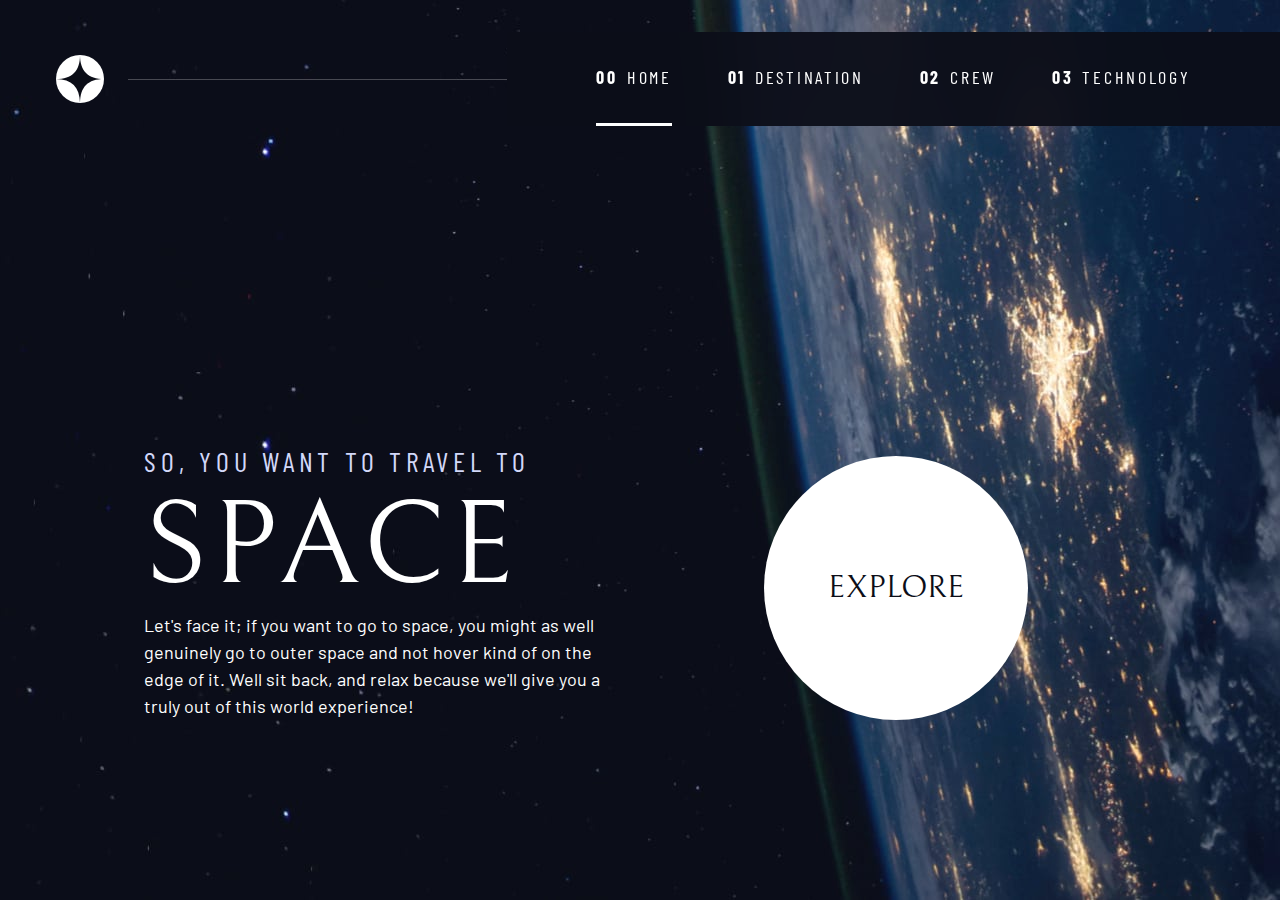
<file: index.html>
<!DOCTYPE html>
<html lang="en">
<head>
  <meta charset="UTF-8">
  <meta name="viewport" content="width=device-width, initial-scale=1.0">

  <link rel="icon" type="image/png" sizes="32x32" href="./assets/favicon-32x32.png">
  <link rel="preconnect" href="https://fonts.googleapis.com">
  <link rel="preconnect" href="https://fonts.gstatic.com" crossorigin>
  <link href="https://fonts.googleapis.com/css2?family=Barlow+Condensed:wght@400;700&family=Bellefair&family=Barlow:wght@400;700&display=swap" rel="stylesheet">
  
  <link rel="stylesheet" href="./css/style.css">
  <link rel="stylesheet" href="./css/layout.css">
  <link rel="stylesheet" href="./css/components.css">
  
  <title>Frontend Mentor | Space tourism website</title>
  <script src="./js/navigation.js" defer></script>
</head>
<body class="home">
  <a class="skip-to-content" href="#main">Skip to content</a>
  <header class="primary-header flex">
    <div>
      <img src="./assets/shared/logo.svg" alt="space tourism logo" class="logo">
    </div>
    <button class="mobile-nav-toggle" aria-controls="primary-navigation" aria-expanded="false"><span class="sr-only">Menu</span></button>
    <nav>
      <ul id="primary-navigation" data-visible="false" class="primary-navigation underline-indicators flex">
        <li class="active"><a class="ff-sans-cond uppercase text-white letter-spacing-2" href="index.html"><span aria-hidden="true">00</span>Home</a></li>
        <li><a class="ff-sans-cond uppercase text-white letter-spacing-2" href="destination.html"><span aria-hidden="true">01</span>Destination</a></li>
        <li><a class="ff-sans-cond uppercase text-white letter-spacing-2" href="crew.html"><span aria-hidden="true">02</span>Crew</a></li>
        <li><a class="ff-sans-cond uppercase text-white letter-spacing-2" href="technology.html"><span aria-hidden="true">03</span>Technology</a></li>
      </ul>
    </nav>
  </header>
  
  <main id="main" class="grid-container grid-container--home">
    <div>
      <h1 class="text-accent fs-500 ff-sans-cond uppercase letter-spacing-1">So, you want to travel to
      <span class="d-block fs-900 ff-serif text-white">Space</span></h1>
      
      <p>
        Let's face it; if you want to go to space, you might as well genuinely go to 
        outer space and not hover kind of on the edge of it. Well sit back, and relax 
        because we'll give you a truly out of this world experience!
      </p>
    </div>
    <div>
      <a href="destination.html" class="large-button uppercase ff-serif text-dark bg-white">Explore</a>
    </div>
  </main>

</body>
</html>
</file>
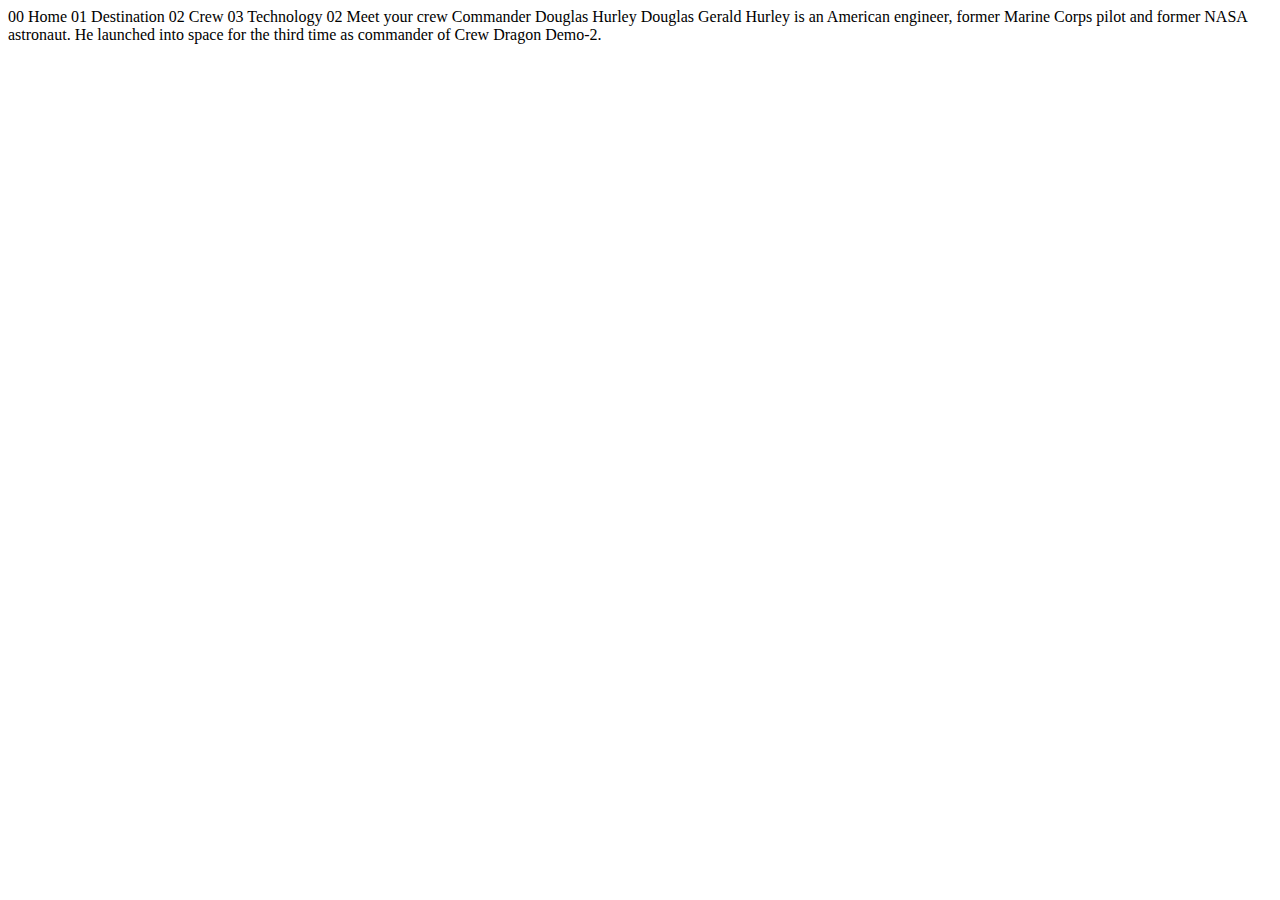
<file: crew-commander.html>
<!DOCTYPE html>
<html lang="en">
<head>
  <meta charset="UTF-8">
  <meta name="viewport" content="width=device-width, initial-scale=1.0">

  <link rel="icon" type="image/png" sizes="32x32" href="./assets/favicon-32x32.png">
  
  <title>Frontend Mentor | Space tourism website</title>
</head>
<body>

  00 Home
  01 Destination
  02 Crew
  03 Technology

  02 Meet your crew

  Commander
  Douglas Hurley

  Douglas Gerald Hurley is an American engineer, former Marine Corps pilot 
  and former NASA astronaut. He launched into space for the third time as 
  commander of Crew Dragon Demo-2.
</body>
</html>
</file>
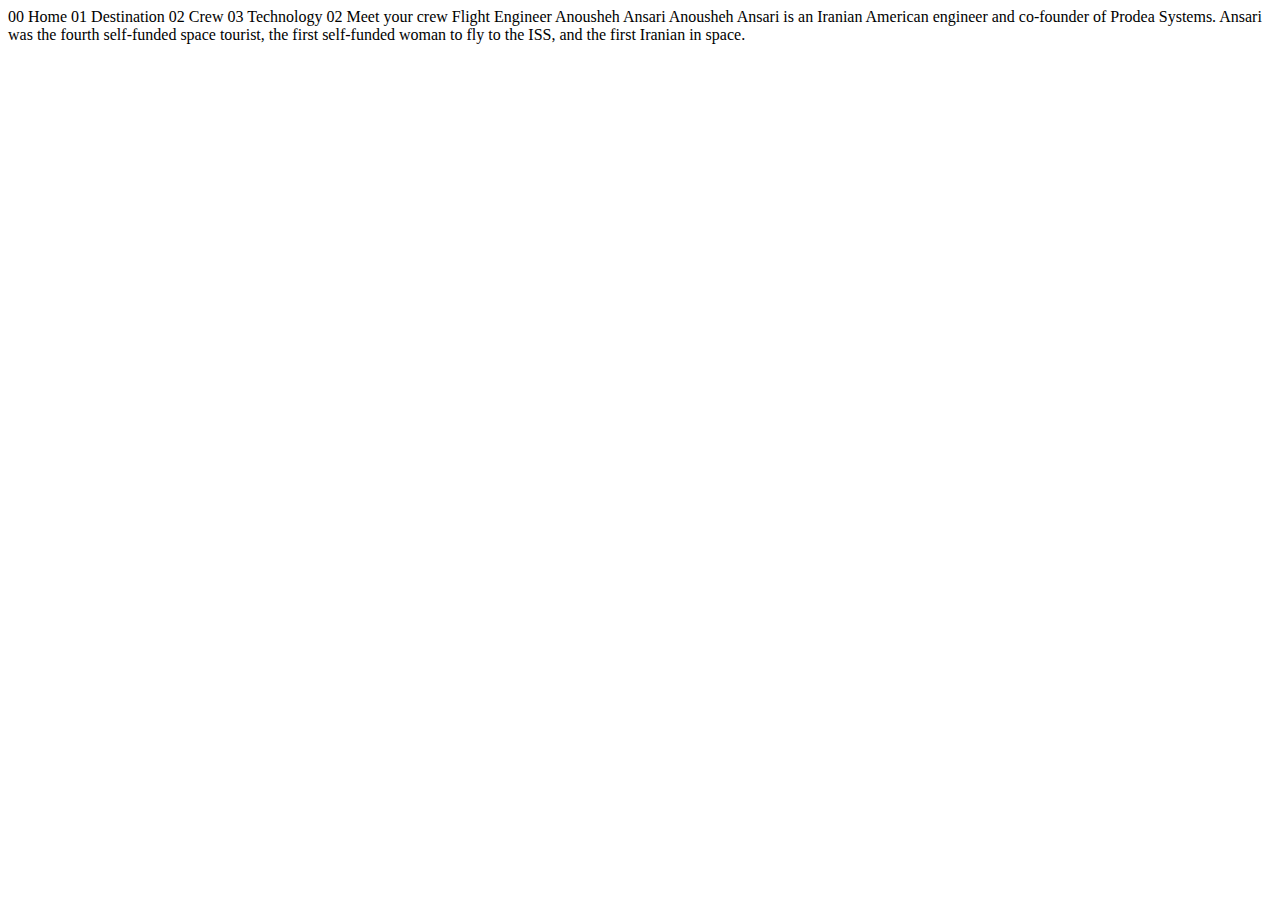
<file: crew-engineer.html>
<!DOCTYPE html>
<html lang="en">
<head>
  <meta charset="UTF-8">
  <meta name="viewport" content="width=device-width, initial-scale=1.0">

  <link rel="icon" type="image/png" sizes="32x32" href="./assets/favicon-32x32.png">
  
  <title>Frontend Mentor | Space tourism website</title>
</head>
<body>

  00 Home
  01 Destination
  02 Crew
  03 Technology

  02 Meet your crew

  Flight Engineer
  Anousheh Ansari

  Anousheh Ansari is an Iranian American engineer and co-founder of Prodea Systems. 
  Ansari was the fourth self-funded space tourist, the first self-funded woman to 
  fly to the ISS, and the first Iranian in space. 
</body>
</html>
</file>
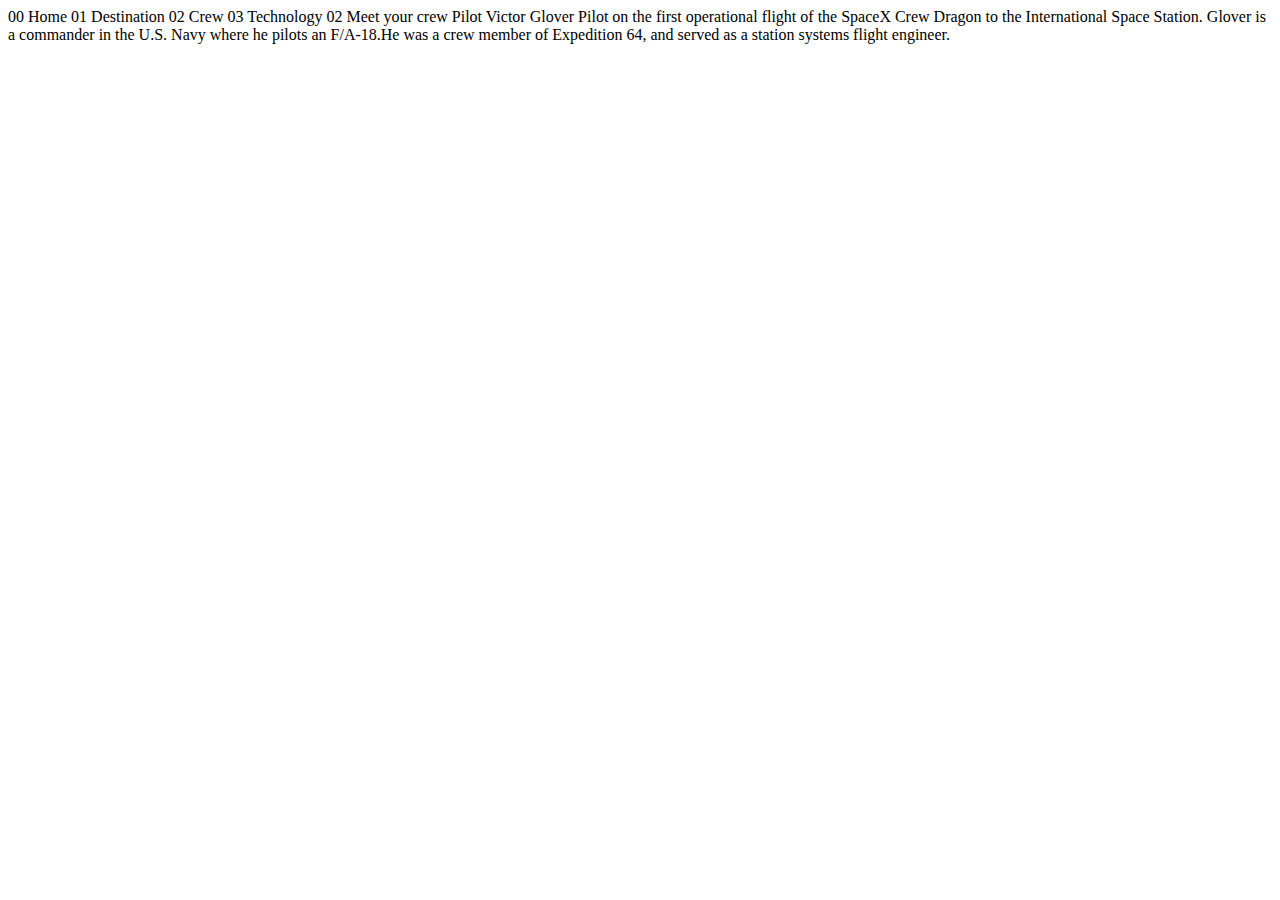
<file: crew-pilot.html>
<!DOCTYPE html>
<html lang="en">
<head>
  <meta charset="UTF-8">
  <meta name="viewport" content="width=device-width, initial-scale=1.0">

  <link rel="icon" type="image/png" sizes="32x32" href="./assets/favicon-32x32.png">
  
  <title>Frontend Mentor | Space tourism website</title>
</head>
<body>

  00 Home
  01 Destination
  02 Crew
  03 Technology

  02 Meet your crew

  Pilot
  Victor Glover

  Pilot on the first operational flight of the SpaceX Crew Dragon to the 
  International Space Station. Glover is a commander in the U.S. Navy where 
  he pilots an F/A-18.He was a crew member of Expedition 64, and served as a 
  station systems flight engineer. 
</body>
</html>
</file>
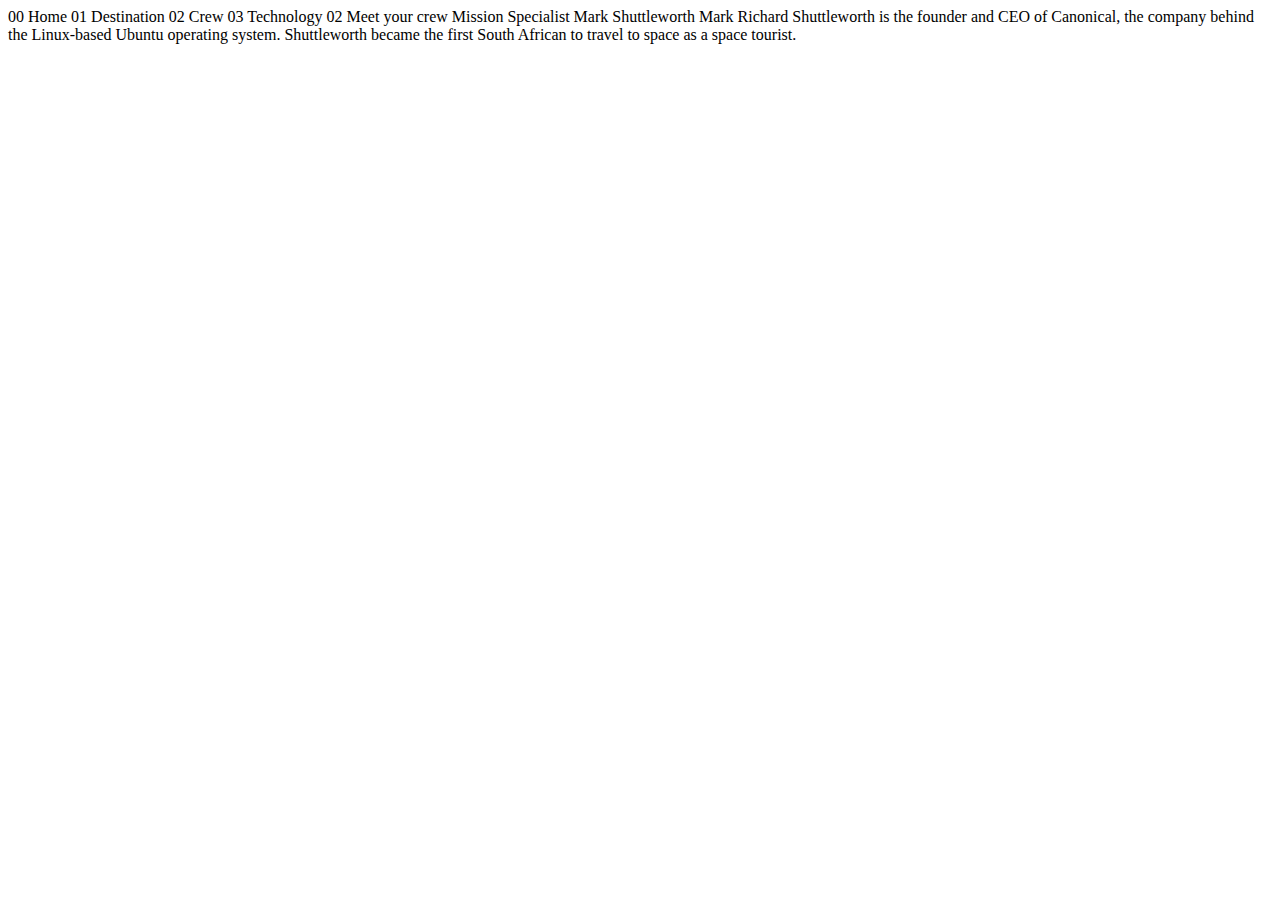
<file: crew-specialist.html>
<!DOCTYPE html>
<html lang="en">
<head>
  <meta charset="UTF-8">
  <meta name="viewport" content="width=device-width, initial-scale=1.0">

  <link rel="icon" type="image/png" sizes="32x32" href="./assets/favicon-32x32.png">
  
  <title>Frontend Mentor | Space tourism website</title>
</head>
<body>

  00 Home
  01 Destination
  02 Crew
  03 Technology

  02 Meet your crew

  Mission Specialist
  Mark Shuttleworth

  Mark Richard Shuttleworth is the founder and CEO of Canonical, the company behind 
  the Linux-based Ubuntu operating system. Shuttleworth became the first South 
  African to travel to space as a space tourist.
</body>
</html>
</file>
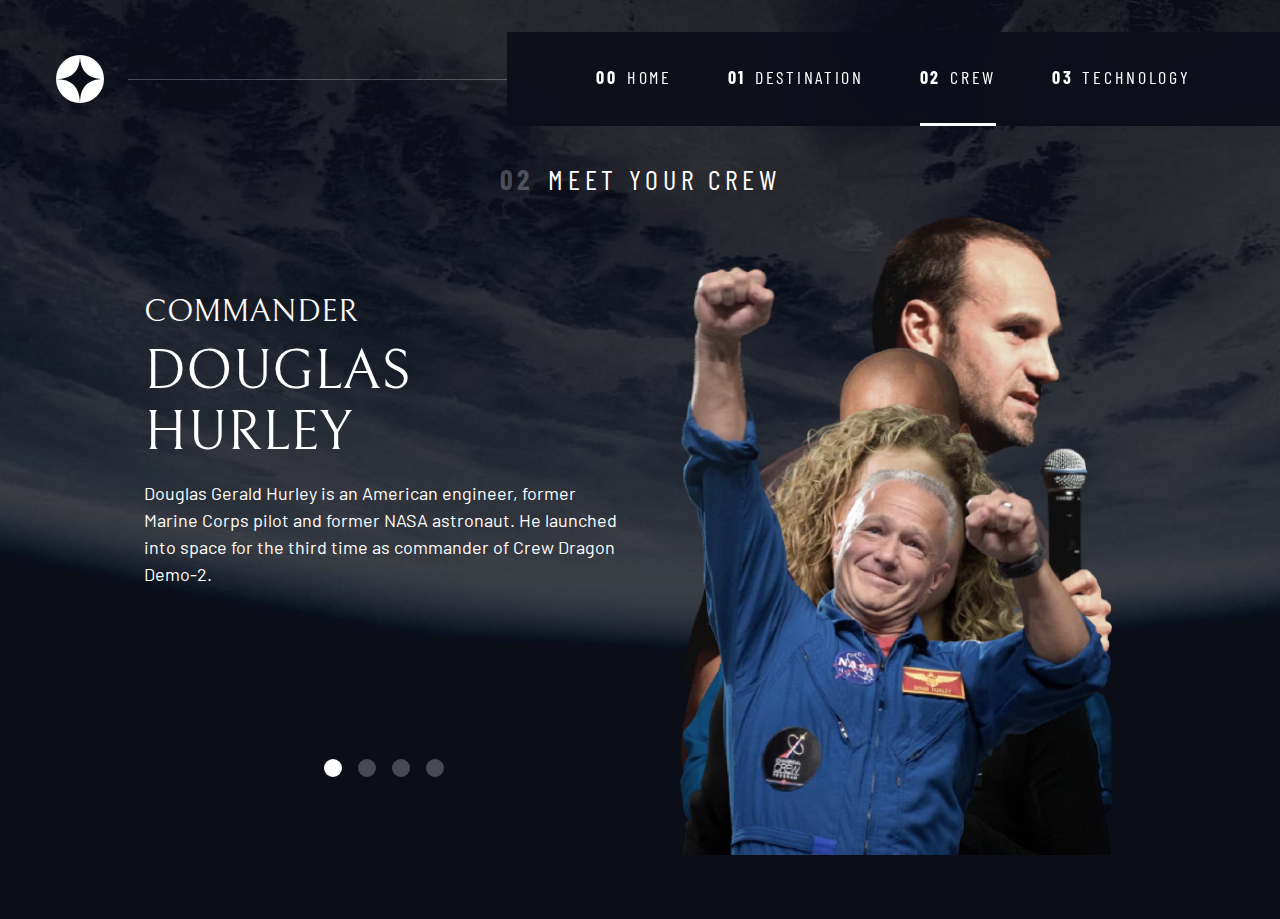
<file: crew.html>
<!DOCTYPE html>
<html lang="en">
<head>
  <meta charset="UTF-8">
  <meta name="viewport" content="width=device-width, initial-scale=1.0">

  <link rel="icon" type="image/png" sizes="32x32" href="./assets/favicon-32x32.png">
  <link rel="preconnect" href="https://fonts.googleapis.com">
  <link rel="preconnect" href="https://fonts.gstatic.com" crossorigin>
  <link href="https://fonts.googleapis.com/css2?family=Barlow+Condensed:wght@400;700&family=Bellefair&family=Barlow:wght@400;700&display=swap" rel="stylesheet">

  <link rel="stylesheet" href="./css/style.css">
  <link rel="stylesheet" href="./css/layout.css">
  <link rel="stylesheet" href="./css/components.css">

  <title>Frontend Mentor | Space tourism website</title>
  <script src="./js/navigation.js" defer></script>
  <script src="./js/tabs.js" defer></script>
</head>
<body class="crew">
  <a class="skip-to-content" href="#main">Skip to content</a>
  <header class="primary-header flex">
    <div>
      <img src="./assets/shared/logo.svg" alt="space tourism logo" class="logo">
    </div>
    <button class="mobile-nav-toggle" aria-controls="primary-navigation" aria-expanded="false"><span class="sr-only">Menu</span></button>
    <nav>
      <ul id="primary-navigation" data-visible="false" class="primary-navigation underline-indicators flex">
        <li><a class="ff-sans-cond uppercase text-white letter-spacing-2" href="index.html"><span aria-hidden="true">00</span>Home</a></li>
        <li><a class="ff-sans-cond uppercase text-white letter-spacing-2" href="destination.html"><span aria-hidden="true">01</span>Destination</a></li>
        <li class="active"><a class="ff-sans-cond uppercase text-white letter-spacing-2" href="crew.html"><span aria-hidden="true">02</span>Crew</a></li>
        <li><a class="ff-sans-cond uppercase text-white letter-spacing-2" href="technology.html"><span aria-hidden="true">03</span>Technology</a></li>
      </ul>
    </nav>
  </header>

  <main id="main" class="grid-container grid-container--crew flow">
    <h1 class="numbered-title"><span aria-hidden="true">02</span>MEET YOUR CREW</h1>

    <!-- Commander -->
    <article class="crew-details flow" id="commander-tab" role="tabpanel" tabindex="0" style="opacity: 1; transform: translateY(0);">
      <header class="flow flow--space-small">
        <h2 class="fs-600 ff-serif uppercase">Commander</h2>
        <p class="fs-700 uppercase ff-serif">Douglas Hurley</p>
      </header>
      <p>Douglas Gerald Hurley is an American engineer, former Marine Corps pilot
      and former NASA astronaut. He launched into space for the third time as
      commander of Crew Dragon Demo-2.</p>
    </article>

    <!-- Mission Specialist -->
    <article hidden class="crew-details flow" id="mission-tab" role="tabpanel" tabindex="0">
      <header class="flow flow--space-small">
        <h2 class="fs-600 ff-serif uppercase">Mission Specialist</h2>
        <p class="fs-700 uppercase ff-serif">Mark Shuttleworth</p>
      </header>
      <p>Mark Richard Shuttleworth is the founder and CEO of Canonical, the company behind
      the Linux-based Ubuntu operating system. Shuttleworth became the first South
      African to travel to space as a space tourist.</p>
    </article>

    <!-- Pilot -->
    <article hidden class="crew-details flow" id="pilot-tab" role="tabpanel" tabindex="0">
      <header class="flow flow--space-small">
        <h2 class="fs-600 ff-serif uppercase">Pilot</h2>
        <p class="fs-700 uppercase ff-serif">Victor Glover</p>
      </header>
      <p>Pilot on the first operational flight of the SpaceX Crew Dragon to the
      International Space Station. Glover is a commander in the U.S. Navy where
      he pilots an F/A-18.He was a crew member of Expedition 64, and served as a
      station systems flight engineer.</p>
    </article>

    <!-- Flight Engineer -->
    <article hidden class="crew-details flow" id="crew-tab" role="tabpanel" tabindex="0">
      <header class="flow flow--space-small">
        <h2 class="fs-600 ff-serif uppercase">Flight Engineer</h2>
        <p class="fs-700 uppercase ff-serif">Anousheh Ansari</p>
      </header>
      <p>Anousheh Ansari is an Iranian American engineer and co-founder of Prodea Systems.
      Ansari was the fourth self-funded space tourist, the first self-funded woman to
      fly to the ISS, and the first Iranian in space.</p>
    </article>

    <div class="dot-indicators flex" role="tablist" aria-label="crew member list">
      <button aria-selected="true" aria-controls="commander-tab" role="tab" data-image="commander-image" tabindex="0"><span class="sr-only">The commander</span></button>
      <button aria-selected="false" aria-controls="mission-tab" role="tab" data-image="mission-image" tabindex="-1"><span class="sr-only">The mission specialist</span></button>
      <button aria-selected="false" aria-controls="pilot-tab" role="tab" data-image="pilot-image" tabindex="-1"><span class="sr-only">The pilot</span></button>
      <button aria-selected="false" aria-controls="crew-tab" role="tab" data-image="crew-image" tabindex="-1"><span class="sr-only">The crew engineer</span></button>
    </div>

    <hr class="crew-divider">

    <picture id="commander-image" class="crew-image" style="opacity: 1; transform: translateY(0);">
      <source srcset="./assets/crew/image-douglas-hurley.webp" type="image/webp">
      <img src="./assets/crew/image-douglas-hurley.png" alt="Douglas Hurley">
    </picture>

    <picture hidden id="mission-image" class="crew-image">
      <source srcset="./assets/crew/image-mark-shuttleworth.webp" type="image/webp">
      <img src="./assets/crew/image-mark-shuttleworth.png" alt="Mark Shuttleworth">
    </picture>

    <picture hidden id="pilot-image" class="crew-image">
      <source srcset="./assets/crew/image-victor-glover.webp" type="image/webp">
      <img src="./assets/crew/image-victor-glover.png" alt="Victor Glover">
    </picture>

    <picture hidden id="crew-image" class="crew-image">
      <source srcset="./assets/crew/image-anousheh-ansari.webp" type="image/webp">
      <img src="./assets/crew/image-anousheh-ansari.png" alt="Anousheh Ansari">
    </picture>
  </main>

</body>
</html>
</file>
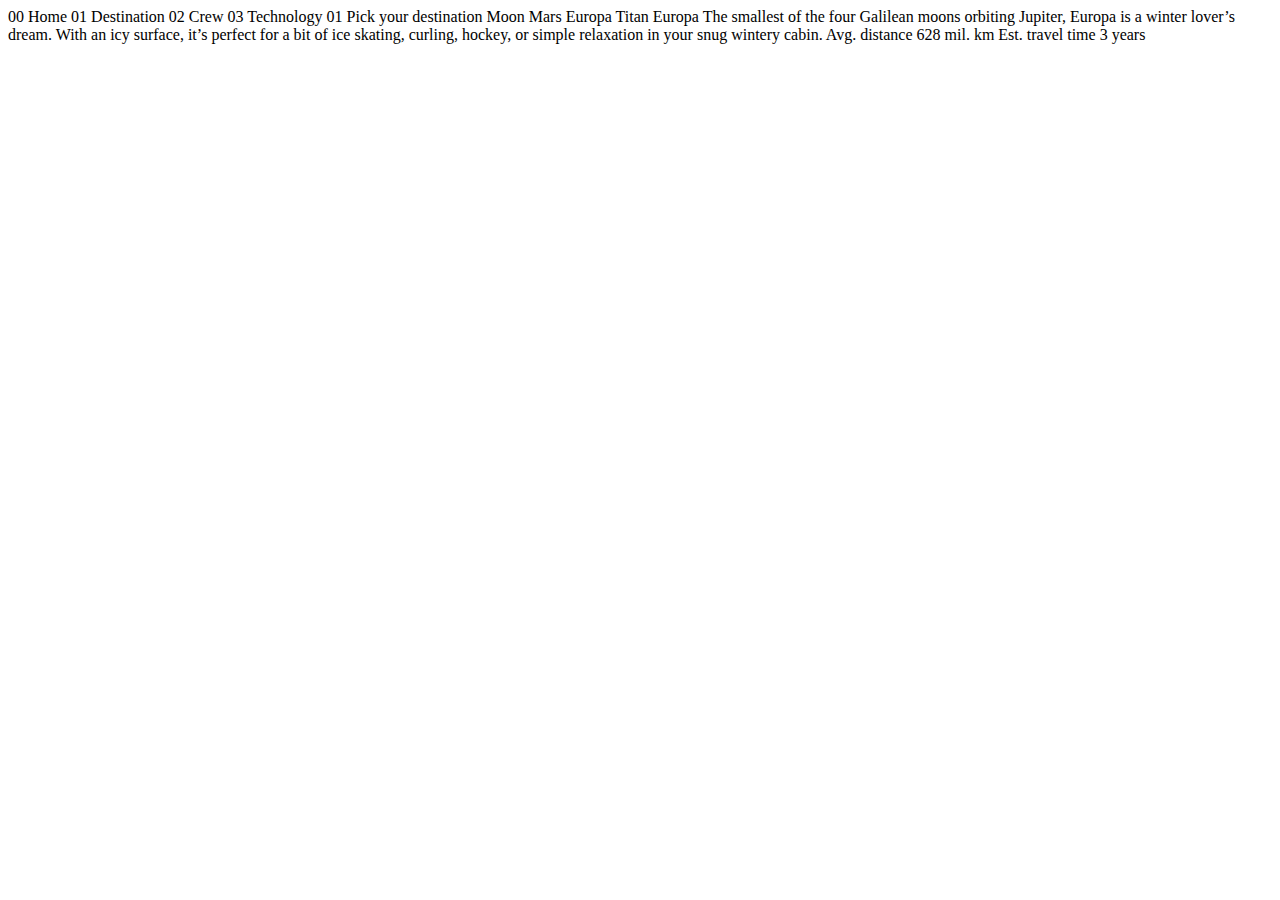
<file: destination-europa.html>
<!DOCTYPE html>
<html lang="en">
<head>
  <meta charset="UTF-8">
  <meta name="viewport" content="width=device-width, initial-scale=1.0">

  <link rel="icon" type="image/png" sizes="32x32" href="./assets/favicon-32x32.png">
  
  <title>Frontend Mentor | Space tourism website</title>
</head>
<body>

  00 Home
  01 Destination
  02 Crew
  03 Technology

  01 Pick your destination

  Moon
  Mars
  Europa
  Titan

  Europa

  The smallest of the four Galilean moons orbiting Jupiter, Europa is a 
  winter lover’s dream. With an icy surface, it’s perfect for a bit of 
  ice skating, curling, hockey, or simple relaxation in your snug 
  wintery cabin.

  Avg. distance
  628 mil. km

  Est. travel time
  3 years
</body>
</html>
</file>
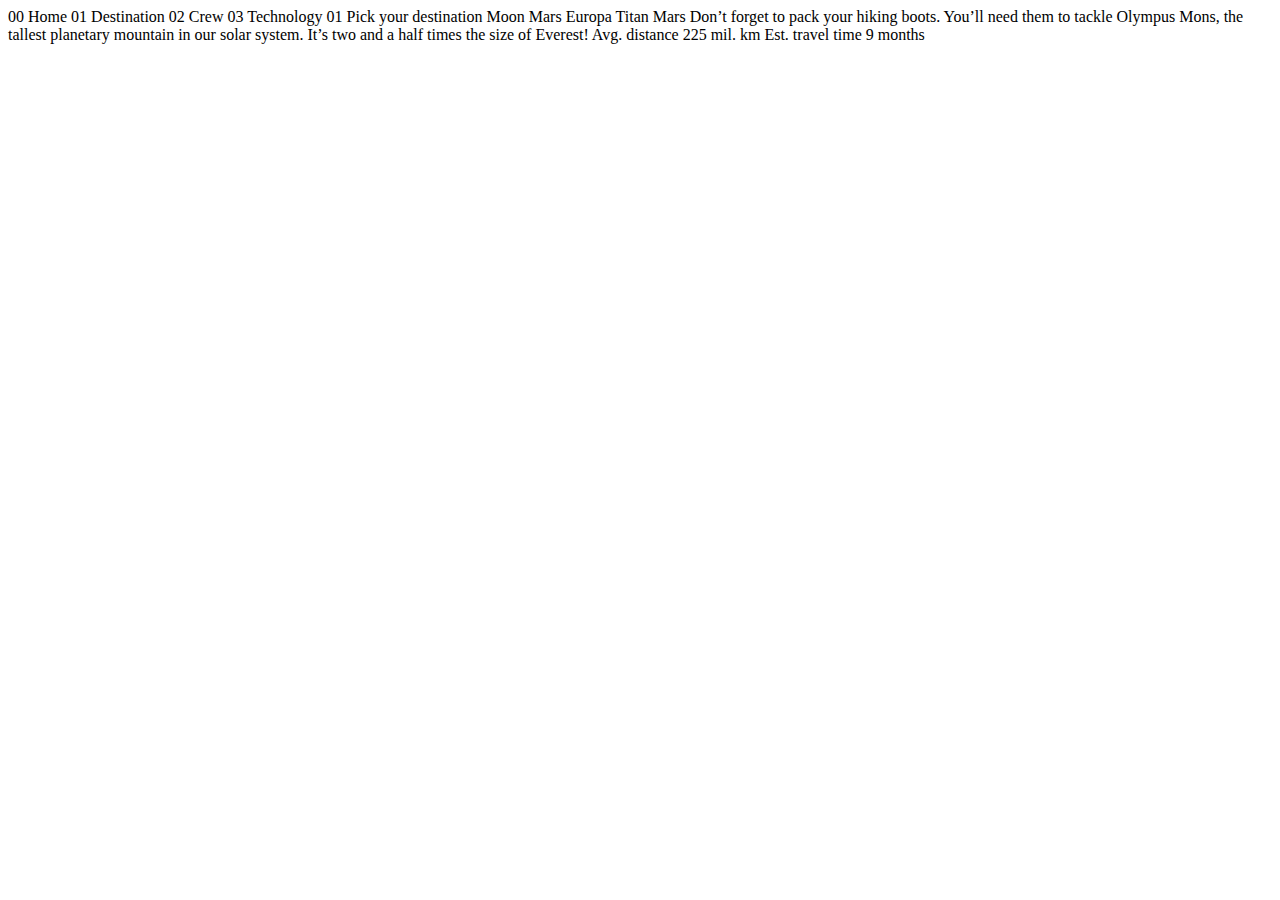
<file: destination-mars.html>
<!DOCTYPE html>
<html lang="en">
<head>
  <meta charset="UTF-8">
  <meta name="viewport" content="width=device-width, initial-scale=1.0">

  <link rel="icon" type="image/png" sizes="32x32" href="./assets/favicon-32x32.png">
  
  <title>Frontend Mentor | Space tourism website</title>
</head>
<body>

  00 Home
  01 Destination
  02 Crew
  03 Technology

  01 Pick your destination

  Moon
  Mars
  Europa
  Titan

  Mars

  Don’t forget to pack your hiking boots. You’ll need them to tackle Olympus Mons, 
  the tallest planetary mountain in our solar system. It’s two and a half times 
  the size of Everest!

  Avg. distance
  225 mil. km

  Est. travel time
  9 months
</body>
</html>
</file>
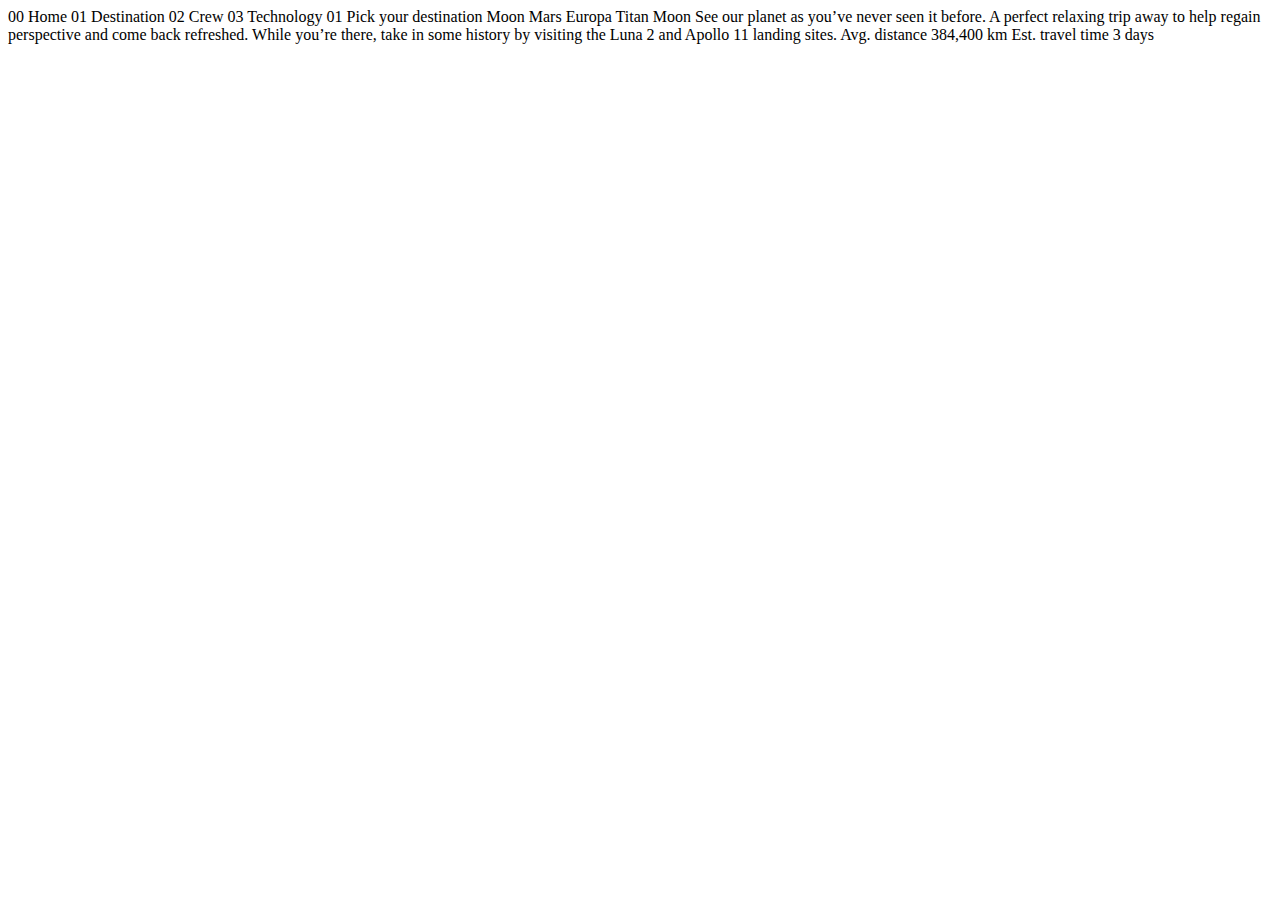
<file: destination-moon.html>
<!DOCTYPE html>
<html lang="en">
<head>
  <meta charset="UTF-8">
  <meta name="viewport" content="width=device-width, initial-scale=1.0">

  <link rel="icon" type="image/png" sizes="32x32" href="./assets/favicon-32x32.png">
  
  <title>Frontend Mentor | Space tourism website</title>
</head>
<body>

  00 Home
  01 Destination
  02 Crew
  03 Technology

  01 Pick your destination

  Moon
  Mars
  Europa
  Titan

  Moon

  See our planet as you’ve never seen it before. A perfect relaxing trip away to help 
  regain perspective and come back refreshed. While you’re there, take in some history 
  by visiting the Luna 2 and Apollo 11 landing sites.

  Avg. distance
  384,400 km

  Est. travel time
  3 days
</body>
</html>
</file>
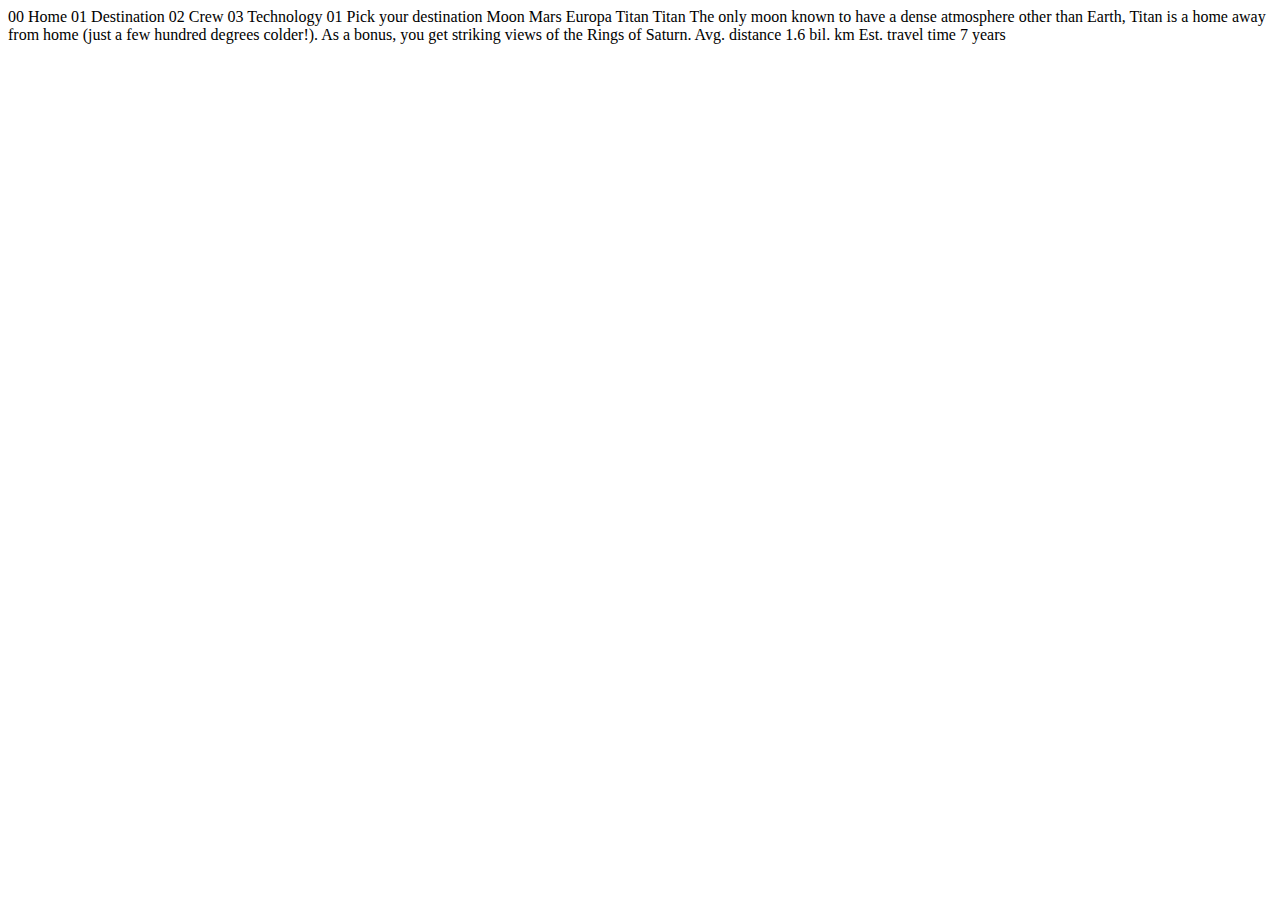
<file: destination-titan.html>
<!DOCTYPE html>
<html lang="en">
<head>
  <meta charset="UTF-8">
  <meta name="viewport" content="width=device-width, initial-scale=1.0">

  <link rel="icon" type="image/png" sizes="32x32" href="./assets/favicon-32x32.png">
  
  <title>Frontend Mentor | Space tourism website</title>
</head>
<body>

  00 Home
  01 Destination
  02 Crew
  03 Technology

  01 Pick your destination

  Moon
  Mars
  Europa
  Titan

  Titan

  The only moon known to have a dense atmosphere other than Earth, Titan 
  is a home away from home (just a few hundred degrees colder!). As a 
  bonus, you get striking views of the Rings of Saturn.

  Avg. distance
  1.6 bil. km

  Est. travel time
  7 years
</body>
</html>
</file>
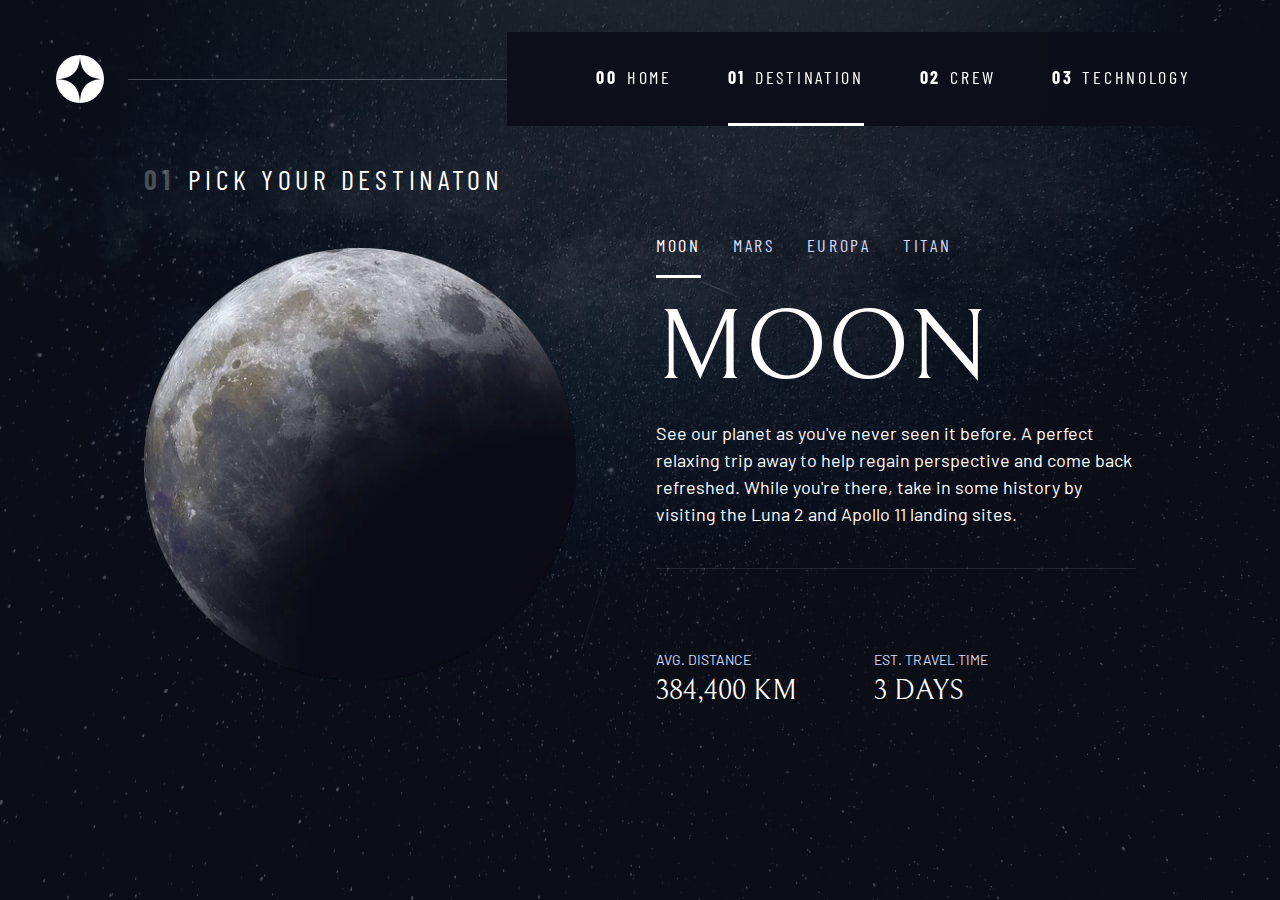
<file: destination.html>
<!DOCTYPE html>
<html lang="en">
<head>
  <meta charset="UTF-8">
  <meta name="viewport" content="width=device-width, initial-scale=1.0">

  <link rel="icon" type="image/png" sizes="32x32" href="./assets/favicon-32x32.png">
  <link rel="preconnect" href="https://fonts.googleapis.com">
  <link rel="preconnect" href="https://fonts.gstatic.com" crossorigin>
  <link href="https://fonts.googleapis.com/css2?family=Barlow+Condensed:wght@400;700&family=Bellefair&family=Barlow:wght@400;700&display=swap" rel="stylesheet">

  <link rel="stylesheet" href="./css/style.css">
  <link rel="stylesheet" href="./css/layout.css">
  <link rel="stylesheet" href="./css/components.css">

  <title>Frontend Mentor | Space tourism website</title>
  <script src="./js/navigation.js" defer></script>
  <script src="./js/tabs.js" defer></script>
</head>
<body class="destination">
  <a class="skip-to-content" href="#main">Skip to content</a>
  <header class="primary-header flex">
    <div>
      <img src="./assets/shared/logo.svg" alt="space tourism logo" class="logo">
    </div>
    <button class="mobile-nav-toggle" aria-controls="primary-navigation" aria-expanded="false"><span class="sr-only">Menu</span></button>
    <nav>
      <ul id="primary-navigation" data-visible="false" class="primary-navigation underline-indicators flex">
        <li><a class="ff-sans-cond uppercase text-white letter-spacing-2" href="index.html"><span aria-hidden="true">00</span>Home</a></li>
        <li class="active"><a class="ff-sans-cond uppercase text-white letter-spacing-2" href="destination.html"><span aria-hidden="true">01</span>Destination</a></li>
        <li><a class="ff-sans-cond uppercase text-white letter-spacing-2" href="crew.html"><span aria-hidden="true">02</span>Crew</a></li>
        <li><a class="ff-sans-cond uppercase text-white letter-spacing-2" href="technology.html"><span aria-hidden="true">03</span>Technology</a></li>
      </ul>
    </nav>
  </header>

  <main id="main" class="grid-container grid-container--destination flow">
    <h1 class="numbered-title"><span aria-hidden="true">01</span>PICK YOUR DESTINATON</h1>

    <picture id="moon-image" class="destination-image" style="opacity: 1; transform: translateY(0);">
      <source srcset="./assets/destination/image-moon.webp" type="image/webp">
      <img src="./assets/destination/image-moon.png" alt="the moon">
    </picture>
    <picture id="mars-image" hidden class="destination-image">
      <source srcset="./assets/destination/image-mars.webp" type="image/webp">
      <img src="./assets/destination/image-mars.png" alt="the planet mars">
    </picture>
    <picture id="europa-image" hidden class="destination-image">
      <source srcset="./assets/destination/image-europa.webp" type="image/webp">
      <img src="./assets/destination/image-europa.png" alt="the planet europa">
    </picture>
    <picture id="titan-image" hidden class="destination-image">
      <source srcset="./assets/destination/image-titan.webp" type="image/webp">
      <img src="./assets/destination/image-titan.png" alt="the moon titan">
    </picture>

    <div class="tab-list underline-indicators flex" role="tablist" aria-label="destination list">
      <button aria-selected="true" role="tab" aria-controls="moon-tab" class="uppercase ff-sans-cond text-accent letter-spacing-2" tabindex="0" data-image="moon-image">Moon</button>
      <button aria-selected="false" role="tab" aria-controls="mars-tab" class="uppercase ff-sans-cond text-accent letter-spacing-2" tabindex="-1" data-image="mars-image">Mars</button>
      <button aria-selected="false" role="tab" aria-controls="europa-tab" class="uppercase ff-sans-cond text-accent letter-spacing-2" tabindex="-1" data-image="europa-image">Europa</button>
      <button aria-selected="false" role="tab" aria-controls="titan-tab" class="uppercase ff-sans-cond text-accent letter-spacing-2" tabindex="-1" data-image="titan-image">Titan</button>
    </div>

    <!-- Moon -->
    <article class="destination-info flow" id="moon-tab" role="tabpanel" style="opacity: 1; transform: translateY(0);">
      <h2 class="fs-800 uppercase ff-serif">Moon</h2>

      <p>See our planet as you've never seen it before. A perfect relaxing trip away to help
      regain perspective and come back refreshed. While you're there, take in some history
      by visiting the Luna 2 and Apollo 11 landing sites.</p>

      <hr class="destination-divider">

      <div class="destination-meta flex">
        <div>
          <h3 class="text-accent fs-200 uppercase">Avg. distance</h3>
          <p class="ff-serif uppercase">384,400 km</p>
        </div>
        <div>
          <h3 class="text-accent fs-200 uppercase">Est. travel time</h3>
          <p class="ff-serif uppercase">3 days</p>
        </div>
      </div>
    </article>

    <!-- Mars -->
    <article hidden class="destination-info flow" id="mars-tab" role="tabpanel">
      <h2 class="fs-800 uppercase ff-serif">Mars</h2>

      <p>Don't forget to pack your hiking boots. You'll need them to tackle Olympus Mons,
      the tallest planetary mountain in our solar system. It's two and a half times
      the size of Everest!</p>

      <hr class="destination-divider">

      <div class="destination-meta flex">
        <div>
          <h3 class="text-accent fs-200 uppercase">Avg. distance</h3>
          <p class="ff-serif uppercase">225 mil. km</p>
        </div>
        <div>
          <h3 class="text-accent fs-200 uppercase">Est. travel time</h3>
          <p class="ff-serif uppercase">9 months</p>
        </div>
      </div>
    </article>

    <!-- Europa -->
    <article hidden class="destination-info flow" id="europa-tab" role="tabpanel">
      <h2 class="fs-800 uppercase ff-serif">Europa</h2>

      <p>The smallest of the four Galilean moons orbiting Jupiter, Europa is a
      winter lover's dream. With an icy surface, it's perfect for a bit of
      ice skating, curling, hockey, or simple relaxation in your snug wintery cabin.</p>

      <hr class="destination-divider">

      <div class="destination-meta flex">
        <div>
          <h3 class="text-accent fs-200 uppercase">Avg. distance</h3>
          <p class="ff-serif uppercase">628 mil. km</p>
        </div>
        <div>
          <h3 class="text-accent fs-200 uppercase">Est. travel time</h3>
          <p class="ff-serif uppercase">3 years</p>
        </div>
      </div>
    </article>

    <!-- Titan -->
    <article hidden class="destination-info flow" id="titan-tab" role="tabpanel">
      <h2 class="fs-800 uppercase ff-serif">Titan</h2>

      <p>The only moon known to have a dense atmosphere other than Earth, Titan
      is a home away from home (just a few hundred degrees colder!). As a
      bonus, you get striking views of the Rings of Saturn.</p>

      <hr class="destination-divider">

      <div class="destination-meta flex">
        <div>
          <h3 class="text-accent fs-200 uppercase">Avg. distance</h3>
          <p class="ff-serif uppercase">1.6 bil. km</p>
        </div>
        <div>
          <h3 class="text-accent fs-200 uppercase">Est. travel time</h3>
          <p class="ff-serif uppercase">7 years</p>
        </div>
      </div>
    </article>
  </main>

</body>
</html>
</file>
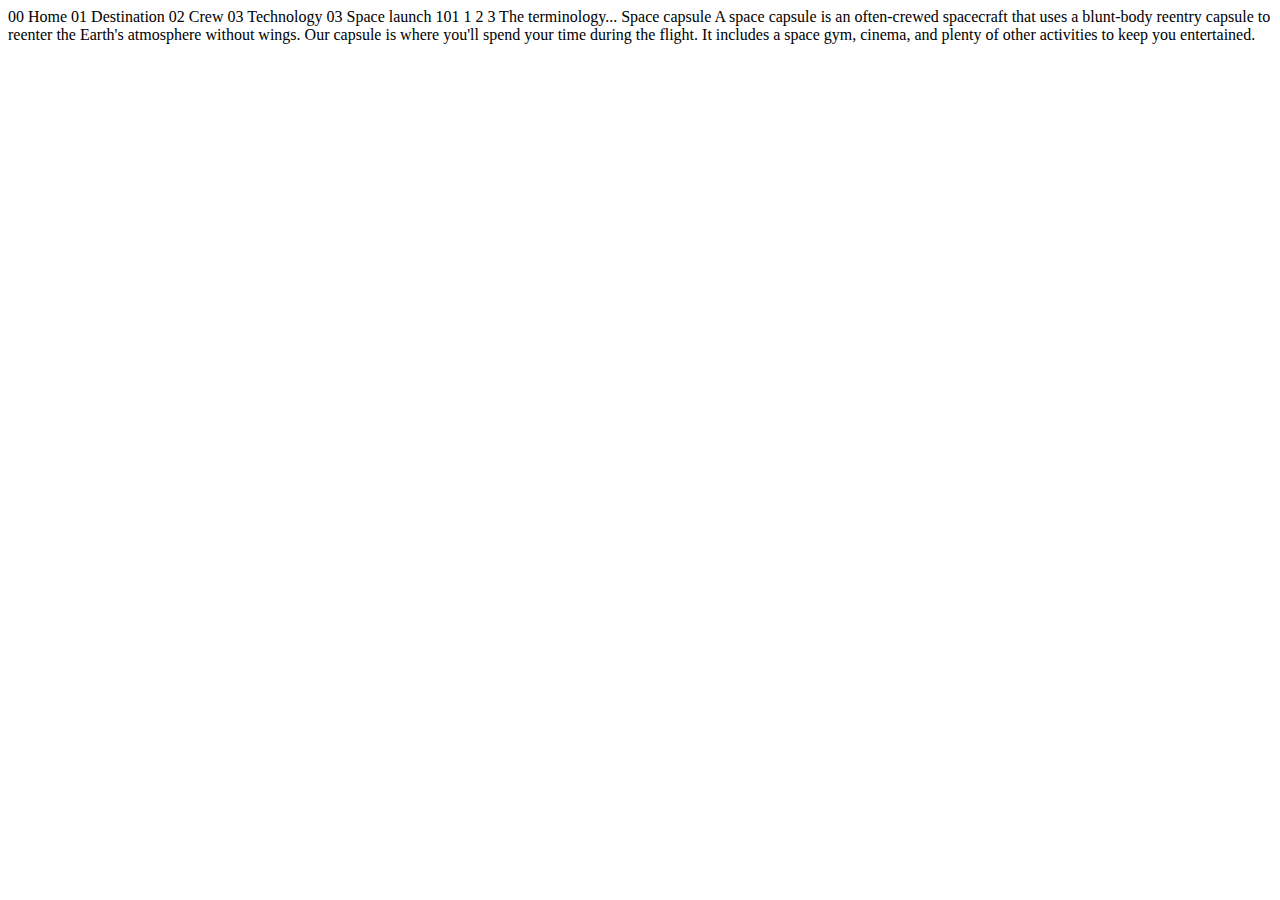
<file: technology-capsule.html>
<!DOCTYPE html>
<html lang="en">
<head>
  <meta charset="UTF-8">
  <meta name="viewport" content="width=device-width, initial-scale=1.0">

  <link rel="icon" type="image/png" sizes="32x32" href="./assets/favicon-32x32.png">
  
  <title>Frontend Mentor | Space tourism website</title>
</head>
<body>

  00 Home
  01 Destination
  02 Crew
  03 Technology

  03 Space launch 101

  1
  2
  3

  The terminology...
  Space capsule

  A space capsule is an often-crewed spacecraft that uses a blunt-body reentry 
  capsule to reenter the Earth's atmosphere without wings. Our capsule is where 
  you'll spend your time during the flight. It includes a space gym, cinema, 
  and plenty of other activities to keep you entertained.
</body>
</html>
</file>
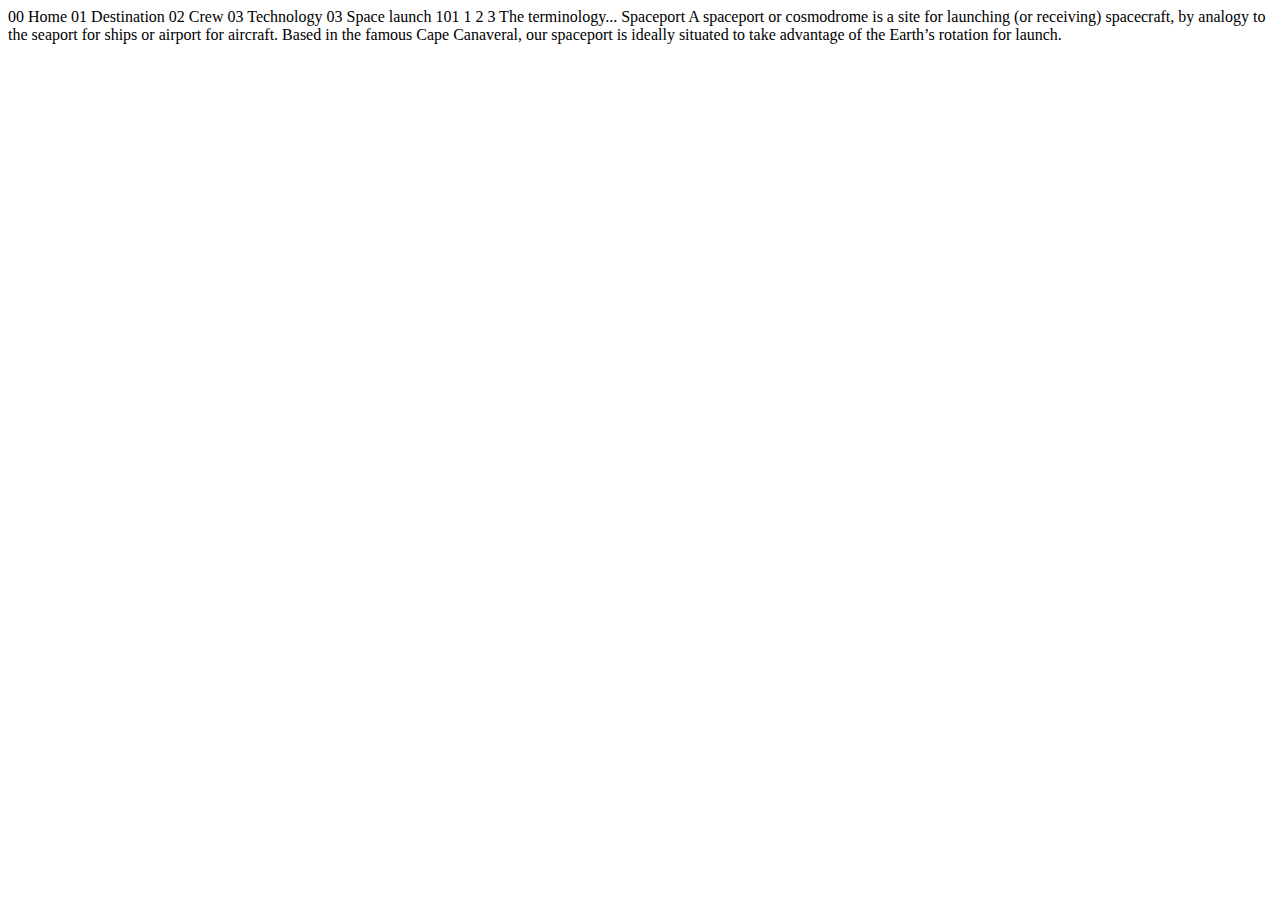
<file: technology-spaceport.html>
<!DOCTYPE html>
<html lang="en">
<head>
  <meta charset="UTF-8">
  <meta name="viewport" content="width=device-width, initial-scale=1.0">

  <link rel="icon" type="image/png" sizes="32x32" href="./assets/favicon-32x32.png">
  
  <title>Frontend Mentor | Space tourism website</title>
</head>
<body>

  00 Home
  01 Destination
  02 Crew
  03 Technology

  03 Space launch 101

  1
  2
  3

  The terminology...
  Spaceport

  A spaceport or cosmodrome is a site for launching (or receiving) spacecraft, 
  by analogy to the seaport for ships or airport for aircraft. Based in the 
  famous Cape Canaveral, our spaceport is ideally situated to take advantage 
  of the Earth’s rotation for launch.
</body>
</html>
</file>
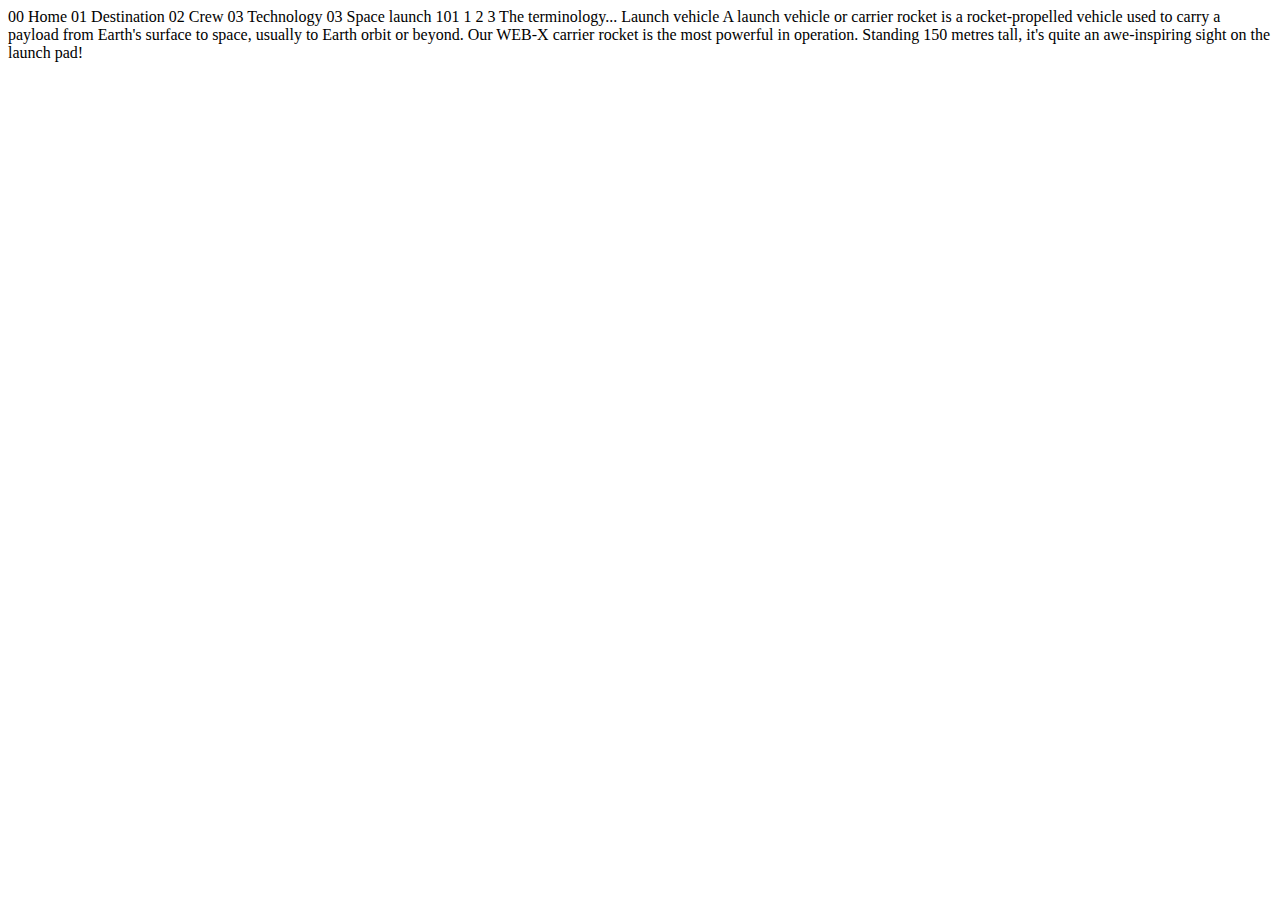
<file: technology-vehicle.html>
<!DOCTYPE html>
<html lang="en">
<head>
  <meta charset="UTF-8">
  <meta name="viewport" content="width=device-width, initial-scale=1.0">

  <link rel="icon" type="image/png" sizes="32x32" href="./assets/favicon-32x32.png">
  
  <title>Frontend Mentor | Space tourism website</title>
</head>
<body>

  00 Home
  01 Destination
  02 Crew
  03 Technology

  03 Space launch 101

  1
  2
  3

  The terminology...
  Launch vehicle

  A launch vehicle or carrier rocket is a rocket-propelled vehicle used to carry a 
  payload from Earth's surface to space, usually to Earth orbit or beyond. Our 
  WEB-X carrier rocket is the most powerful in operation. Standing 150 metres tall, 
  it's quite an awe-inspiring sight on the launch pad!
</body>
</html>
</file>
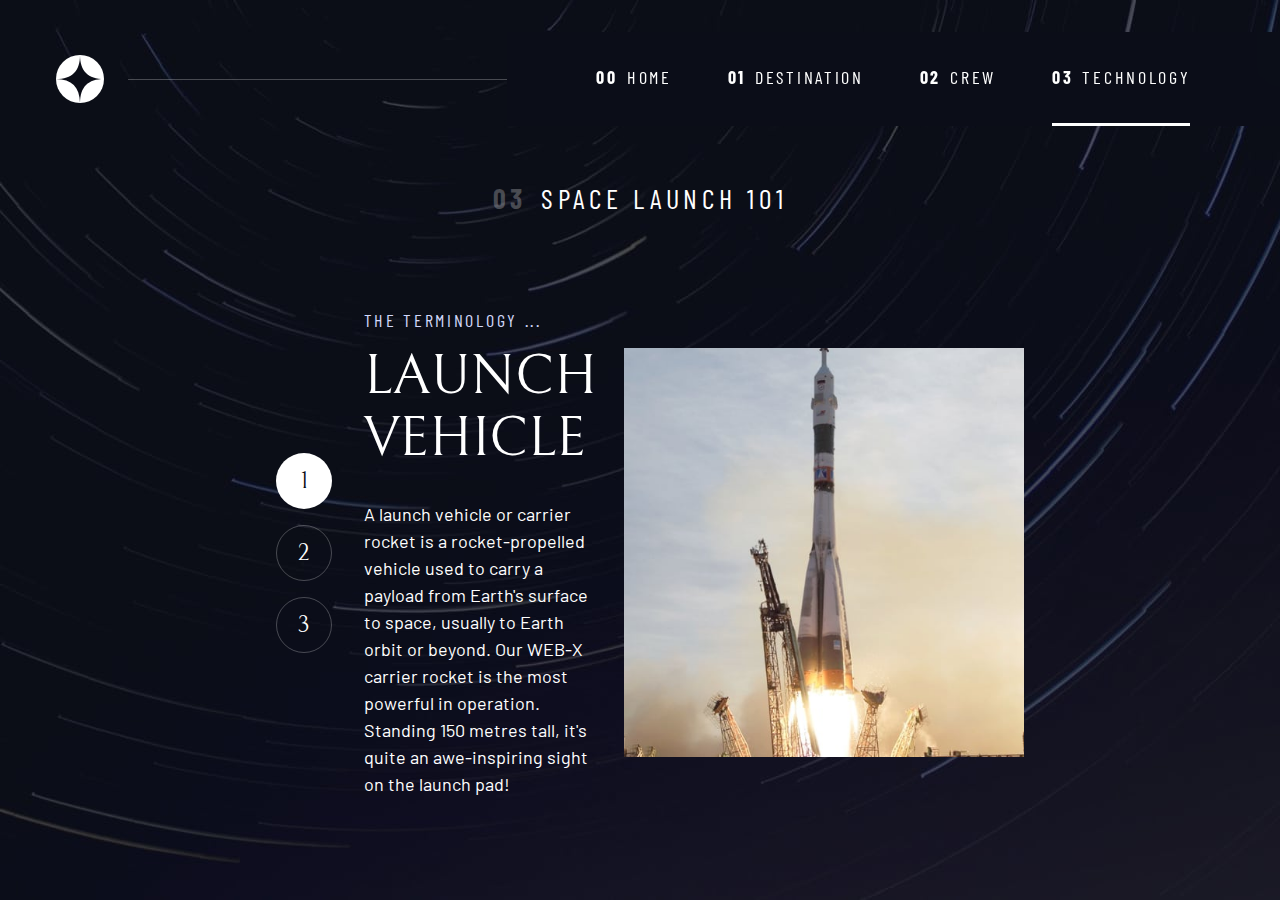
<file: technology.html>
<!DOCTYPE html>
<html lang="en">
<head>
  <meta charset="UTF-8">
  <meta name="viewport" content="width=device-width, initial-scale=1.0">

  <link rel="icon" type="image/png" sizes="32x32" href="./assets/favicon-32x32.png">
  <link rel="preconnect" href="https://fonts.googleapis.com">
  <link rel="preconnect" href="https://fonts.gstatic.com" crossorigin>
  <link href="https://fonts.googleapis.com/css2?family=Barlow+Condensed:wght@400;700&family=Bellefair&family=Barlow:wght@400;700&display=swap" rel="stylesheet">

  <link rel="stylesheet" href="./css/style.css">
  <link rel="stylesheet" href="./css/layout.css">
  <link rel="stylesheet" href="./css/components.css">

  <title>Frontend Mentor | Space tourism website</title>
  <script src="./js/navigation.js" defer></script>
  <script src="./js/tabs.js" defer></script>
</head>
<body class="technology">
  <a class="skip-to-content" href="#main">Skip to content</a>
  <header class="primary-header flex">
    <div>
      <img src="./assets/shared/logo.svg" alt="space tourism logo" class="logo">
    </div>
    <button class="mobile-nav-toggle" aria-controls="primary-navigation" aria-expanded="false"><span class="sr-only">Menu</span></button>
    <nav>
      <ul id="primary-navigation" data-visible="false" class="primary-navigation underline-indicators flex">
        <li><a class="ff-sans-cond uppercase text-white letter-spacing-2" href="index.html"><span aria-hidden="true">00</span>Home</a></li>
        <li><a class="ff-sans-cond uppercase text-white letter-spacing-2" href="destination.html"><span aria-hidden="true">01</span>Destination</a></li>
        <li><a class="ff-sans-cond uppercase text-white letter-spacing-2" href="crew.html"><span aria-hidden="true">02</span>Crew</a></li>
        <li class="active"><a class="ff-sans-cond uppercase text-white letter-spacing-2" href="technology.html"><span aria-hidden="true">03</span>Technology</a></li>
      </ul>
    </nav>
  </header>

  <main id="main" class="grid-container grid-container--technology flow">
    <h1 class="numbered-title"><span aria-hidden="true">03</span>SPACE LAUNCH 101</h1>

    <div class="numbered-indicators flex" role="tablist" aria-label="technology list">
      <button aria-selected="true" aria-controls="vehicle-tab" role="tab" data-image="vehicle-image" tabindex="0"><span class="sr-only">Launch vehicle</span>1</button>
      <button aria-selected="false" aria-controls="spaceport-tab" role="tab" data-image="spaceport-image" tabindex="-1"><span class="sr-only">Spaceport</span>2</button>
      <button aria-selected="false" aria-controls="capsule-tab" role="tab" data-image="capsule-image" tabindex="-1"><span class="sr-only">Space capsule</span>3</button>
    </div>

    <!-- Launch vehicle -->
    <article class="technology-details flow" id="vehicle-tab" role="tabpanel" tabindex="0" style="opacity: 1; transform: translateY(0);">
      <header class="flow flow--space-small">
        <h2 class="fs-400 ff-sans-cond uppercase text-accent letter-spacing-2">THE TERMINOLOGY ...</h2>
        <p class="fs-700 uppercase ff-serif">Launch vehicle</p>
      </header>
      <p>A launch vehicle or carrier rocket is a rocket-propelled vehicle used to carry a
      payload from Earth's surface to space, usually to Earth orbit or beyond. Our
      WEB-X carrier rocket is the most powerful in operation. Standing 150 metres tall,
      it's quite an awe-inspiring sight on the launch pad!</p>
    </article>

    <!-- Spaceport -->
    <article hidden class="technology-details flow" id="spaceport-tab" role="tabpanel" tabindex="0">
      <header class="flow flow--space-small">
        <h2 class="fs-400 ff-sans-cond uppercase text-accent letter-spacing-2">THE TERMINOLOGY ...</h2>
        <p class="fs-700 uppercase ff-serif">Spaceport</p>
      </header>
      <p>A spaceport or cosmodrome is a site for launching (or receiving) spacecraft,
      by analogy to the seaport for ships or airport for aircraft. Based in the
      famous Cape Canaveral, our spaceport is ideally situated to take advantage
      of the Earth's rotation for launch.</p>
    </article>

    <!-- Space capsule -->
    <article hidden class="technology-details flow" id="capsule-tab" role="tabpanel" tabindex="0">
      <header class="flow flow--space-small">
        <h2 class="fs-400 ff-sans-cond uppercase text-accent letter-spacing-2">THE TERMINOLOGY ...</h2>
        <p class="fs-700 uppercase ff-serif">Space capsule</p>
      </header>
      <p>A space capsule is an often-crewed spacecraft that uses a blunt-body reentry
      capsule to reenter the Earth's atmosphere without wings. Our capsule is where
      you'll spend your time during the flight. It includes a space gym, cinema,
      and plenty of other activities to keep you entertained.</p>
    </article>

    <picture id="vehicle-image" class="technology-image" style="opacity: 1; transform: translateY(0);">
      <source media="(min-width: 45em)" srcset="./assets/technology/image-launch-vehicle-portrait.jpg" type="image/jpg">
      <img src="./assets/technology/image-launch-vehicle-landscape.jpg" alt="launch vehicle">
    </picture>

    <picture hidden id="spaceport-image" class="technology-image">
      <source media="(min-width: 45em)" srcset="./assets/technology/image-spaceport-portrait.jpg" type="image/jpg">
      <img src="./assets/technology/image-spaceport-landscape.jpg" alt="spaceport">
    </picture>

    <picture hidden id="capsule-image" class="technology-image">
      <source media="(min-width: 45em)" srcset="./assets/technology/image-space-capsule-portrait.jpg" type="image/jpg">
      <img src="./assets/technology/image-space-capsule-landscape.jpg" alt="space capsule">
    </picture>
  </main>

</body>
</html>
</file>
<file: css/style.css>
/* ------------------- */
/* Custom properties   */
/* ------------------- */

:root {
  /* colors */
  --clr-dark: 230 35% 7%;
  --clr-light: 231 77% 90%;
  --clr-white: 0 0% 100%;

  /* font-sizes */
  --fs-900: clamp(5rem, 8vw + 1rem, 9.375rem);
  --fs-800: 3.5rem;
  --fs-700: 1.5rem;
  --fs-600: 1rem;
  --fs-500: 1rem;
  --fs-400: 0.9375rem;
  --fs-300: 1rem;
  --fs-200: 0.875rem;

  /* font-families */
  --ff-serif: "Bellefair", serif;
  --ff-sans-cond: "Barlow Condensed", sans-serif;
  --ff-sans-normal: "Barlow", sans-serif;

  /* spacing */
  --spacing-1: 0.5rem;
  --spacing-2: 1rem;
  --spacing-3: 1.5rem;
  --spacing-4: 2rem;
  --spacing-5: 3rem;
}

@media (min-width: 35em) {
  :root {
    --fs-800: 5rem;
    --fs-700: 2.5rem;
    --fs-600: 1.5rem;
    --fs-500: 1.25rem;
    --fs-400: 1rem;
  }
}

@media (min-width: 45em) {
  :root {
    /* font-sizes */
    --fs-800: 6.25rem;
    --fs-700: 3.5rem;
    --fs-600: 2rem;
    --fs-500: 1.75rem;
    --fs-400: 1.125rem;
  }
}

/* ------------------- */
/* Reset               */
/* ------------------- */

/* Box sizing */
*,
*::before,
*::after {
  box-sizing: border-box;
}

/* Reset margins */
body,
h1,
h2,
h3,
h4,
h5,
p,
figure,
picture {
  margin: 0;
}

h1,
h2,
h3,
h4,
h5,
h6,
p {
  font-weight: 400;
}

/* set up the body */
body {
  font-family: var(--ff-sans-normal);
  font-size: var(--fs-400);
  color: hsl( var(--clr-white) );
  background-color: hsl( var(--clr-dark) );
  line-height: 1.5;
  min-height: 100vh;

  display: grid;
  grid-template-rows: min-content 1fr;

  overflow-x: hidden;
}

/* make images easier to work with */
img,
picture {
  max-width: 100%;
  display: block;
}

/* make form elements easier to work with */
input,
button,
textarea,
select {
  font: inherit;
}

/* remove animations for people who've turned them off */
@media (prefers-reduced-motion: reduce) {
  *,
  *::before,
  *::after {
    animation-duration: 0.01ms !important;
    animation-iteration-count: 1 !important;
    transition-duration: 0.01ms !important;
    scroll-behavior: auto !important;
  }
}

/* ------------------- */
/* Utility classes     */
/* ------------------- */

/* general */
.flex {
  display: flex;
  gap: var(--gap, 1rem);
}

.grid {
  display: grid;
  gap: var(--gap, 1rem);
}

.d-block {
  display: block;
}

.flow > *:where(:not(:first-child)) {
  margin-top: var(--flow-space, 1rem);
}

.flow--space-small {
  --flow-space: .75rem;
}

.container {
  padding-inline: 2em;
  margin-inline: auto;
  max-width: 80rem;
}

.sr-only {
  position: absolute;
  width: 1px;
  height: 1px;
  padding: 0;
  margin: -1px;
  overflow: hidden;
  clip: rect(0, 0, 0, 0);
  white-space: nowrap; /* added line */
  border: 0;
}

.skip-to-content {
  position: absolute;
  z-index: 9999;
  background: hsl( var(--clr-white) );
  color: hsl( var(--clr-dark) );
  padding: .5em 1em;
  margin-inline: auto;
  transform: translateY(-100%);
  transition: transform 250ms ease-in;
}

.skip-to-content:focus {
  transform: translateY(0);
}

/* colors */
.bg-dark { background-color: hsl( var(--clr-dark) );}
.bg-accent { background-color: hsl( var(--clr-light) );}
.bg-white { background-color: hsl( var(--clr-white) );}

.text-dark { color: hsl( var(--clr-dark) );}
.text-accent { color: hsl( var(--clr-light) );}
.text-white { color: hsl( var(--clr-white) );}

/* typography */
.ff-serif { font-family: var(--ff-serif); }
.ff-sans-cond { font-family: var(--ff-sans-cond); }
.ff-sans-normal { font-family: var(--ff-sans-normal); }

.letter-spacing-1 { letter-spacing: 4.75px; }
.letter-spacing-2 { letter-spacing: 2.7px; }
.letter-spacing-3 { letter-spacing: 2.35px; }

.uppercase { text-transform: uppercase; }

.fs-900 { font-size: var(--fs-900); }
.fs-800 { font-size: var(--fs-800); }
.fs-700 { font-size: var(--fs-700); }
.fs-600 { font-size: var(--fs-600); }
.fs-500 { font-size: var(--fs-500); }
.fs-400 { font-size: var(--fs-400); }
.fs-300 { font-size: var(--fs-300); }
.fs-200 { font-size: var(--fs-200); }

.fs-900,
.fs-800,
.fs-700,
.fs-600 {
  line-height: 1.1;
}

.numbered-title {
  font-family: var(--ff-sans-cond);
  font-size: var(--fs-500);
  text-transform: uppercase;
  letter-spacing: 4.72px;
}

.numbered-title span {
  margin-right: .5em;
  font-weight: 700;
  color: hsl( var(--clr-white) / .25);
}
</file>
<file: css/layout.css>
/* ------------------- */
/* Layout              */
/* ------------------- */

/* Header */
.primary-header {
  justify-content: space-between;
  align-items: center;
}

.logo {
  margin: 1.5rem clamp(1.5rem, 5vw, 3.5rem);
}

.primary-navigation {
  --gap: clamp(1.5rem, 5vw, 3.5rem);
  --underline-gap: 2rem;
  list-style: none;
  padding: 0;
  margin: 0;
  background: hsl( var(--clr-dark) / 0.95);
  backdrop-filter: blur(1.5rem);
  -webkit-backdrop-filter: blur(1.5rem);
}

.primary-navigation a {
  text-decoration: none;
}

.primary-navigation a > span {
  font-weight: 700;
  margin-right: .5em;
}

.mobile-nav-toggle {
  display: none;
}

@media (max-width: 35rem) {
  .primary-navigation {
    --underline-gap: .5rem;
    position: fixed;
    z-index: 1000;
    inset: 0 0 0 30%;
    list-style: none;
    padding: min(20rem, 15vh) 2rem;
    margin: 0;
    flex-direction: column;
    transform: translateX(100%);
    transition: transform 500ms ease-in-out;
  }

  .primary-navigation[data-visible="true"] {
    transform: translateX(0);
  }

  .primary-navigation.underline-indicators > .active {
    border: 0;
  }

  .mobile-nav-toggle {
    display: block;
    position: absolute;
    z-index: 2000;
    right: 1rem;
    top: 2rem;
    background: transparent;
    background-image: url(../assets/shared/icon-hamburger.svg);
    background-repeat: no-repeat;
    background-position: center;
    width: 1.5rem;
    aspect-ratio: 1;
    border: 0;
  }

  .mobile-nav-toggle[aria-expanded="true"] {
    background-image: url(../assets/shared/icon-close.svg);
  }

  .mobile-nav-toggle:focus-visible {
    outline: 5px solid white;
    outline-offset: 5px;
  }
}

@media (min-width: 35em) {
  .primary-navigation {
    padding-inline: clamp(3rem, 7vw, 7rem);
  }
}

@media (min-width: 35em) and (max-width: 44.999em) {
  .primary-navigation a > span {
    display: none;
  }
}

@media (min-width: 45em) {
  .primary-header::after {
    content: '';
    display: block;
    position: relative;
    height: 1px;
    width: 100%;
    margin-right: -2.5rem;
    background: hsl( var(--clr-white) / .25);
    order: 1;
  }

  nav {
    order: 2;
  }

  .primary-navigation {
    margin-block: 2rem;
  }
}

.underline-indicators > * {
  cursor: pointer;
  padding: var(--underline-gap, 1rem) 0;
  border: 0;
  border-bottom: .2rem solid hsl( var(--clr-white) / 0 );
  background-color: transparent;
}

.underline-indicators > *:hover,
.underline-indicators > *:focus {
  border-color: hsl( var(--clr-white) / .5);
}

.underline-indicators > .active,
.underline-indicators > [aria-selected="true"] {
  color: hsl( var(--clr-white) / 1);
  border-color: hsl( var(--clr-white) / 1);
}

.tab-list {
  --gap: 2rem;
}

.dot-indicators > * {
  cursor: pointer;
  border: 0;
  border-radius: 50%;
  padding: .5em;
  background-color: hsl( var(--clr-white) / .25);
}

.dot-indicators > *:hover,
.dot-indicators > *:focus {
  background-color: hsl( var(--clr-white) / .5);
}

.dot-indicators > [aria-selected="true"] {
  background-color: hsl( var(--clr-white) / 1);
}

.numbered-indicators {
  flex-direction: row;
}

@media (min-width: 45em) {
  .numbered-indicators {
    flex-direction: column;
  }
}

.numbered-indicators > * {
  cursor: pointer;
  border: 1px solid hsl( var(--clr-white) / .25);
  border-radius: 50%;
  width: 2.5rem;
  height: 2.5rem;
  padding: 0;
  display: grid;
  place-items: center;
  background-color: transparent;
  color: hsl( var(--clr-white) );
  font-family: var(--ff-serif);
  font-size: 1rem;
  transition: all 0.3s ease-in-out;
}

@media (min-width: 35em) {
  .numbered-indicators > * {
    width: 3.5rem;
    height: 3.5rem;
    font-size: 1.5rem;
  }
}

.numbered-indicators > *:hover,
.numbered-indicators > *:focus {
  border-color: hsl( var(--clr-white) / .5);
}

.numbered-indicators > [aria-selected="true"] {
  background-color: hsl( var(--clr-white) );
  color: hsl( var(--clr-dark) );
}

/* ----------------------------- */
/* Page specific background      */
/* ----------------------------- */
body {
  background-size: cover;
  background-position: bottom center;
  background-repeat: no-repeat;
}

/* home */
.home {
  background-image: url(../assets/home/background-home-mobile.jpg);
}

@media (min-width: 35em) {
  .home {
    background-position: center center;
    background-image: url(../assets/home/background-home-tablet.jpg);
  }
}

@media (min-width: 45em) {
  .home {
    background-image: url(../assets/home/background-home-desktop.jpg);
  }
}

/* destination */
.destination {
  background-image: url(../assets/destination/background-destination-mobile.jpg);
}

@media (min-width: 35em) {
  .destination {
    background-position: center center;
    background-image: url(../assets/destination/background-destination-tablet.jpg);
  }
}

@media (min-width: 45em) {
  .destination {
    background-image: url(../assets/destination/background-destination-desktop.jpg);
  }
}

/* crew */
.crew {
  background-image: url(../assets/crew/background-crew-mobile.jpg);
}

@media (min-width: 35em) {
  .crew {
    background-position: center center;
    background-image: url(../assets/crew/background-crew-tablet.jpg);
  }
}

@media (min-width: 45em) {
  .crew {
    background-image: url(../assets/crew/background-crew-desktop.jpg);
  }
}

/* technology */
.technology {
  background-image: url(../assets/technology/background-technology-mobile.jpg);
}

@media (min-width: 35em) {
  .technology {
    background-position: center center;
    background-image: url(../assets/technology/background-technology-tablet.jpg);
  }
}

@media (min-width: 45em) {
  .technology {
    background-image: url(../assets/technology/background-technology-desktop.jpg);
  }
}
</file>
<file: css/components.css>
/* ------------------- */
/* Components          */
/* ------------------- */

.large-button {
  font-size: 2rem;
  position: relative;
  z-index: 1;
  display: inline-grid;
  place-items: center;
  padding: 0 2em;
  border-radius: 50%;
  aspect-ratio: 1;
  text-decoration: none;
  transition: box-shadow 0.3s ease;
}

.large-button::after {
  content: '';
  position: absolute;
  z-index: -1;
  width: 100%;
  height: 100%;
  background: hsl( var(--clr-white) / .1);
  border-radius: 50%;
  opacity: 0;
  transition: opacity 500ms linear, transform 750ms ease-in-out;
}

.large-button:hover::after,
.large-button:focus::after {
  opacity: 1;
  transform: scale(1.5);
}

.large-button:hover,
.large-button:focus {
  box-shadow: 0 0 0 50px hsl( var(--clr-white) / .1);
}

/* primary-header */
.logo {
  margin: 1.5rem clamp(1.5rem, 5vw, 3.5rem);
}

.primary-header {
  justify-content: space-between;
  align-items: center;
}

.primary-navigation {
  --gap: clamp(1.5rem, 5vw, 3.5rem);
  --underline-gap: 2rem;
  list-style: none;
  padding: 0;
  margin: 0;
  background: hsl( var(--clr-dark) / 0.95);
  backdrop-filter: blur(1.5rem);
}

.primary-navigation a {
  text-decoration: none;
}

.primary-navigation a > span {
  font-weight: 700;
  margin-right: .5em;
}

.mobile-nav-toggle {
  display: none;
}

@media (max-width: 35rem) {
  .primary-navigation {
    --underline-gap: .5rem;
    position: fixed;
    z-index: 1000;
    inset: 0 0 0 30%;
    list-style: none;
    padding: min(20rem, 15vh) 2rem;
    margin: 0;
    flex-direction: column;
    transform: translateX(100%);
    transition: transform 500ms ease-in-out;
  }

  .primary-navigation[data-visible="true"] {
    transform: translateX(0);
  }

  .primary-navigation.underline-indicators > .active {
    border: 0;
  }

  .mobile-nav-toggle {
    display: block;
    position: absolute;
    z-index: 2000;
    right: 1rem;
    top: 2rem;
    background: transparent;
    background-image: url(../assets/shared/icon-hamburger.svg);
    background-repeat: no-repeat;
    background-position: center;
    width: 1.5rem;
    aspect-ratio: 1;
    border: 0;
  }

  .mobile-nav-toggle[aria-expanded="true"] {
    background-image: url(../assets/shared/icon-close.svg);
  }

  .mobile-nav-toggle:focus-visible {
    outline: 5px solid white;
    outline-offset: 5px;
  }
}

@media (min-width: 35em) {
  .primary-navigation {
    padding-inline: clamp(3rem, 7vw, 7rem);
  }
}

@media (min-width: 35em) and (max-width: 44.999em) {
  .primary-navigation a > span {
    display: none;
  }
}

@media (min-width: 45em) {
  .primary-header::after {
    content: '';
    display: block;
    position: relative;
    height: 1px;
    width: 100%;
    margin-right: -2.5rem;
    background: hsl( var(--clr-white) / .25);
    order: 1;
  }

  nav {
    order: 2;
  }

  .primary-navigation {
    margin-block: 2rem;
  }
}

/* Page layouts */

/* Technology layout for mobile and tablet */
.grid-container--technology {
  --flow-space: 2rem;
  grid-template-areas:
    'title'
    'image'
    'numbers'
    'content';
  padding-inline: 0;
}

.grid-container--technology > .numbered-title {
  grid-area: title;
}

.grid-container--technology > .technology-image {
  grid-area: image;
  width: 100%;
  max-width: 100%;
}

.grid-container--technology > .numbered-indicators {
  grid-area: numbers;
  display: flex;
  justify-content: center;
  gap: 1rem;
  margin-top: 2rem;
}

.grid-container--technology > .technology-details {
  grid-area: content;
  text-align: center;
  padding-inline: 1rem;
}

/* Destination meta */
.destination-meta {
  flex-direction: column;
  padding-top: 2.5rem;
}

.destination-divider,
.crew-divider {
  border: 0;
  border-top: 1px solid hsl( var(--clr-white) / .1);
  margin: 2.5rem 0;
}

@media (min-width: 45em) {
  .crew-divider {
    display: none;
  }
}

.destination-meta p {
  font-size: 1.75rem;
}

@media (min-width: 35em) {
  .destination-meta {
    flex-direction: row;
    justify-content: space-evenly;
  }
}

@media (min-width: 45em) {
  .destination-meta {
    --gap: min(6vw, 6rem);
    justify-content: start;
  }
}

/* Home layout */
.grid-container {
  display: grid;
  text-align: center;
  place-items: center;
  padding-inline: 1rem;
  padding-bottom: 4rem;
}

.grid-container p:not([class]) {
  max-width: 50ch;
}

@media (min-width: 45em) {
  .grid-container {
    text-align: left;
    column-gap: var(--container-gap, 2rem);
    grid-template-columns: minmax(1rem, 1fr) repeat(2, minmax(0, 30rem)) minmax(1rem, 1fr);
  }

  .grid-container--home {
    padding-bottom: max(6rem, 20vh);
    align-items: end;
  }

  .grid-container--home > *:first-child {
    grid-column: 2;
  }

  .grid-container--home > *:last-child {
    grid-column: 3;
  }

  .grid-container--destination {
    justify-items: start;
    align-content: start;
    grid-template-areas:
      '. title title .'
      '. image tabs .'
      '. image content .';
  }

  .grid-container--destination > .numbered-title {
    grid-area: title;
  }

  .grid-container--destination > .destination-image {
    grid-area: image;
    max-width: 90%;
    transition: opacity 0.5s ease-in-out, transform 0.5s ease-in-out;
  }

  .grid-container--destination > .tab-list {
    grid-area: tabs;
  }

  .grid-container--destination > .destination-info {
    grid-area: content;
    transition: opacity 0.5s ease-in-out, transform 0.5s ease-in-out;
  }

  .grid-container--crew {
    grid-template-areas:
      '. title title .'
      '. content image .'
      '. tabs image .';
  }

  .grid-container--crew > .numbered-title {
    grid-area: title;
  }

  .grid-container--crew > .crew-details {
    grid-area: content;
    transition: opacity 0.5s ease-in-out, transform 0.5s ease-in-out;
  }

  .grid-container--crew > .dot-indicators {
    grid-area: tabs;
  }

  .grid-container--crew > .crew-image {
    grid-area: image;
    align-self: end;
    max-width: 90%;
    transition: opacity 0.5s ease-in-out, transform 0.5s ease-in-out;
  }

  .grid-container--technology {
    grid-template-columns: minmax(1rem, 1fr) minmax(0, 6rem) minmax(0, 1fr) minmax(0, 25rem) minmax(1rem, 1fr);
    grid-template-areas:
      '. title title title .'
      '. numbers content image .'
      '. numbers content image .';
    column-gap: 2rem;
  }

  .grid-container--technology > .numbered-title {
    grid-area: title;
  }

  .grid-container--technology > .numbered-indicators {
    grid-area: numbers;
  }

  .grid-container--technology > .technology-details {
    grid-area: content;
    transition: opacity 0.5s ease-in-out, transform 0.5s ease-in-out;
    text-align: left;
    padding-right: 2rem;
  }

  .grid-container--technology > .technology-image {
    grid-area: image;
    max-width: 100%;
    transition: opacity 0.5s ease-in-out, transform 0.5s ease-in-out;
  }
}
</file>
